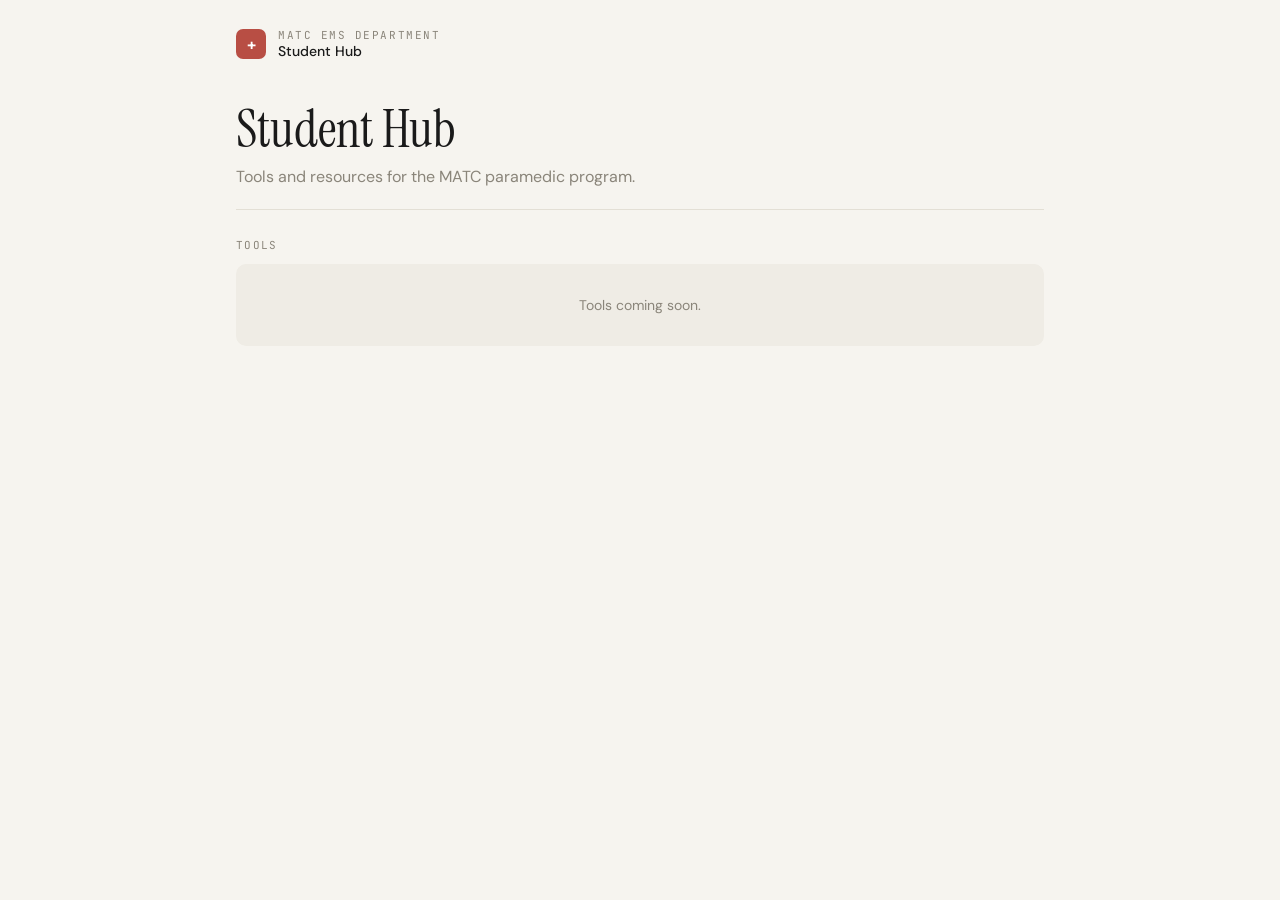
<file: index.html>
<!DOCTYPE html>
<html lang="en">
<head>
<meta charset="UTF-8" />
<meta name="viewport" content="width=device-width, initial-scale=1.0" />
<title>MATC EMS Department · Student Hub</title>
<link rel="preconnect" href="https://fonts.googleapis.com">
<link rel="preconnect" href="https://fonts.gstatic.com" crossorigin>
<link href="https://fonts.googleapis.com/css2?family=DM+Sans:wght@400;500;700&family=Instrument+Serif:ital@0;1&family=JetBrains+Mono:wght@400;500&display=swap" rel="stylesheet">
<link rel="stylesheet" href="shared/tokens.css">
<style>
  html, body {
    margin: 0; padding: 0;
    background: var(--bg); color: var(--ink);
    font-family: var(--font-sans);
  }
  body { min-height: 100vh; }
  .wrap { max-width: 880px; margin: 0 auto; padding: 28px 36px 48px; }

  .topbar { display: flex; align-items: center; gap: 12px; margin-bottom: 32px; }
  .badge {
    width: 30px; height: 30px; border-radius: 7px;
    background: var(--accent); color: #fff;
    display: inline-flex; align-items: center; justify-content: center;
    font-weight: 700; font-size: 16px;
  }
  .brand-kicker {
    font-size: 11px; font-family: var(--font-mono);
    text-transform: uppercase; letter-spacing: 0.14em; color: var(--ink-soft);
  }
  .brand-name { font-size: 14px; font-weight: 500; }

  .hero { padding: 12px 0 22px; border-bottom: 1px solid var(--line); margin-bottom: 28px; }
  .hero h1 {
    font-family: var(--font-serif); font-weight: 400;
    font-size: 52px; line-height: 1.0; margin: 0;
  }
  .hero p { font-size: 16px; color: var(--ink-soft); margin: 10px 0 0; }

  .section-label {
    font-size: 11px; font-family: var(--font-mono);
    text-transform: uppercase; letter-spacing: 0.12em; color: var(--ink-soft);
    margin-bottom: 12px;
  }
  .empty {
    background: var(--bg-sunk); border-radius: 10px;
    padding: 32px; text-align: center;
    font-size: 14px; color: var(--ink-soft);
  }
</style>
</head>
<body>
  <div class="wrap">
    <div class="topbar">
      <div class="badge">+</div>
      <div>
        <div class="brand-kicker">MATC EMS Department</div>
        <div class="brand-name">Student Hub</div>
      </div>
    </div>

    <div class="hero">
      <h1>Student Hub</h1>
      <p>Tools and resources for the MATC paramedic program.</p>
    </div>

    <div class="section-label">Tools</div>
    <div class="empty">Tools coming soon.</div>
  </div>
</body>
</html>
</file>
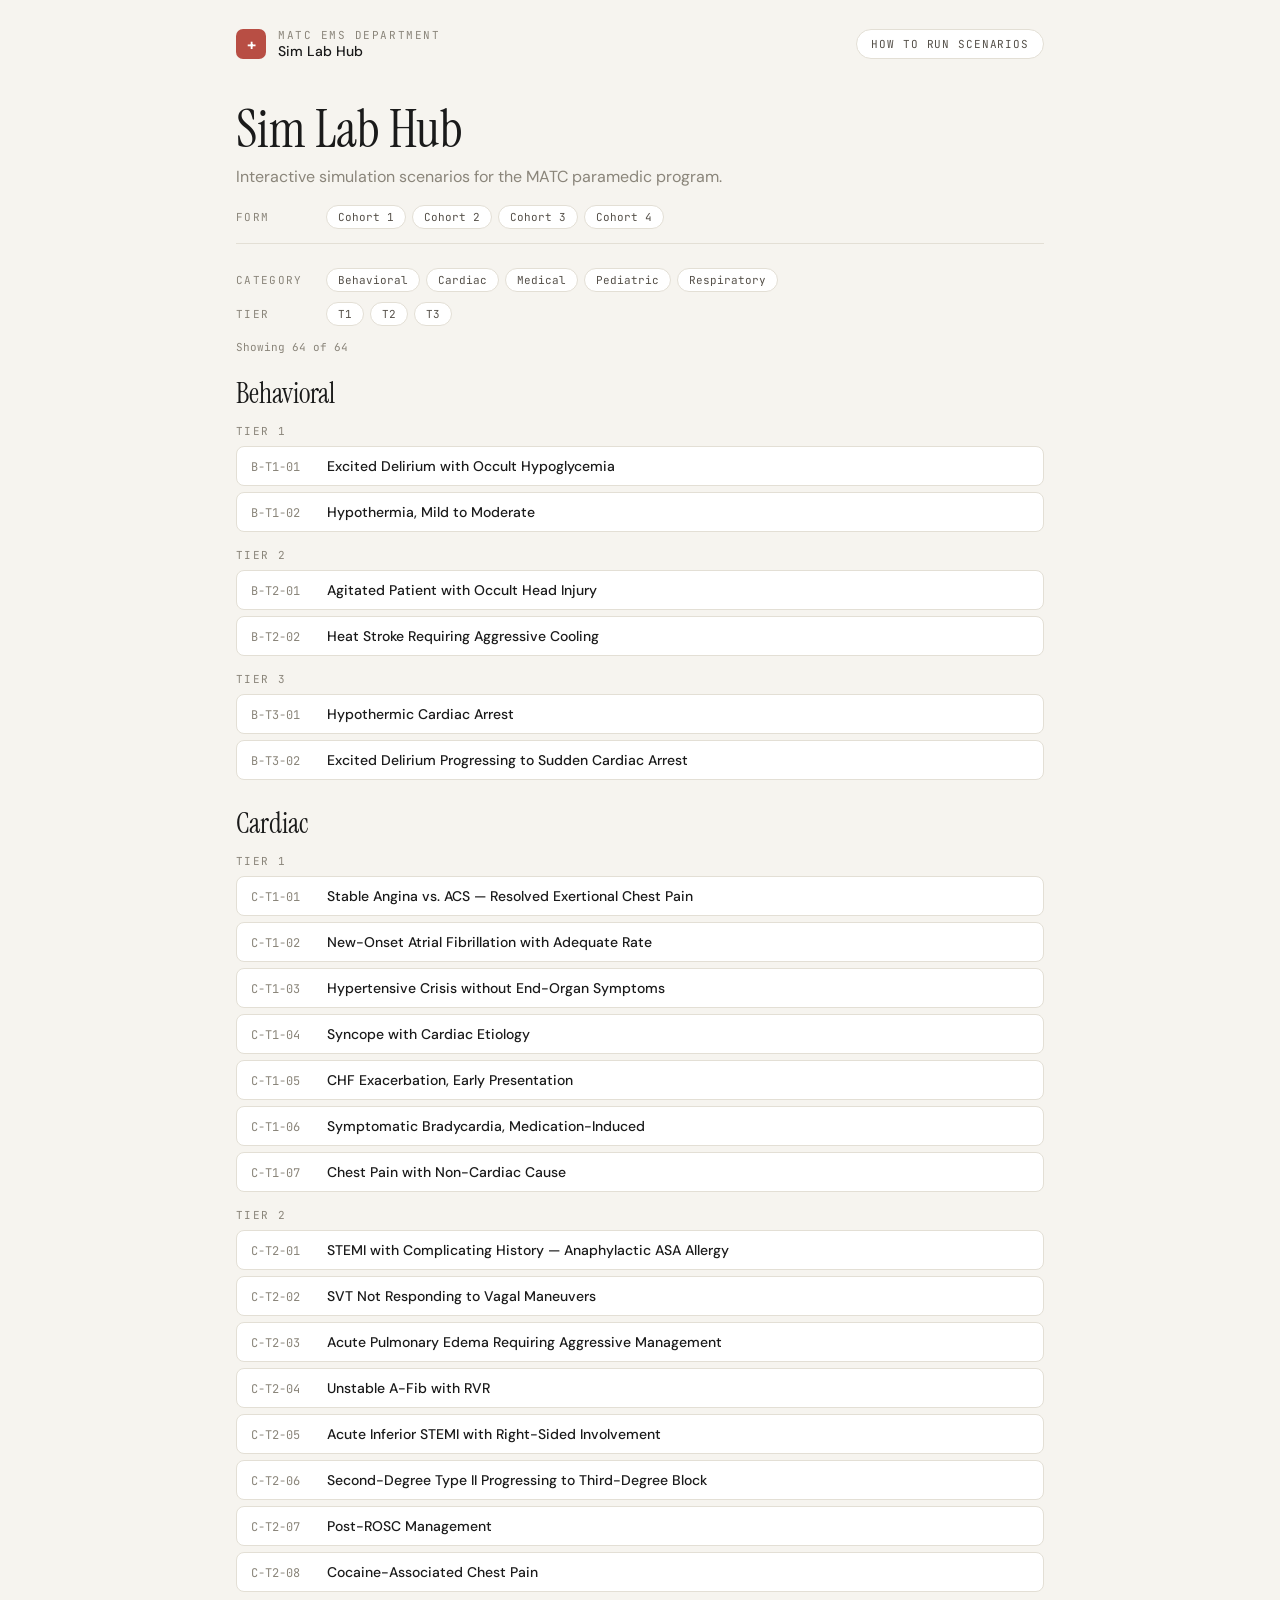
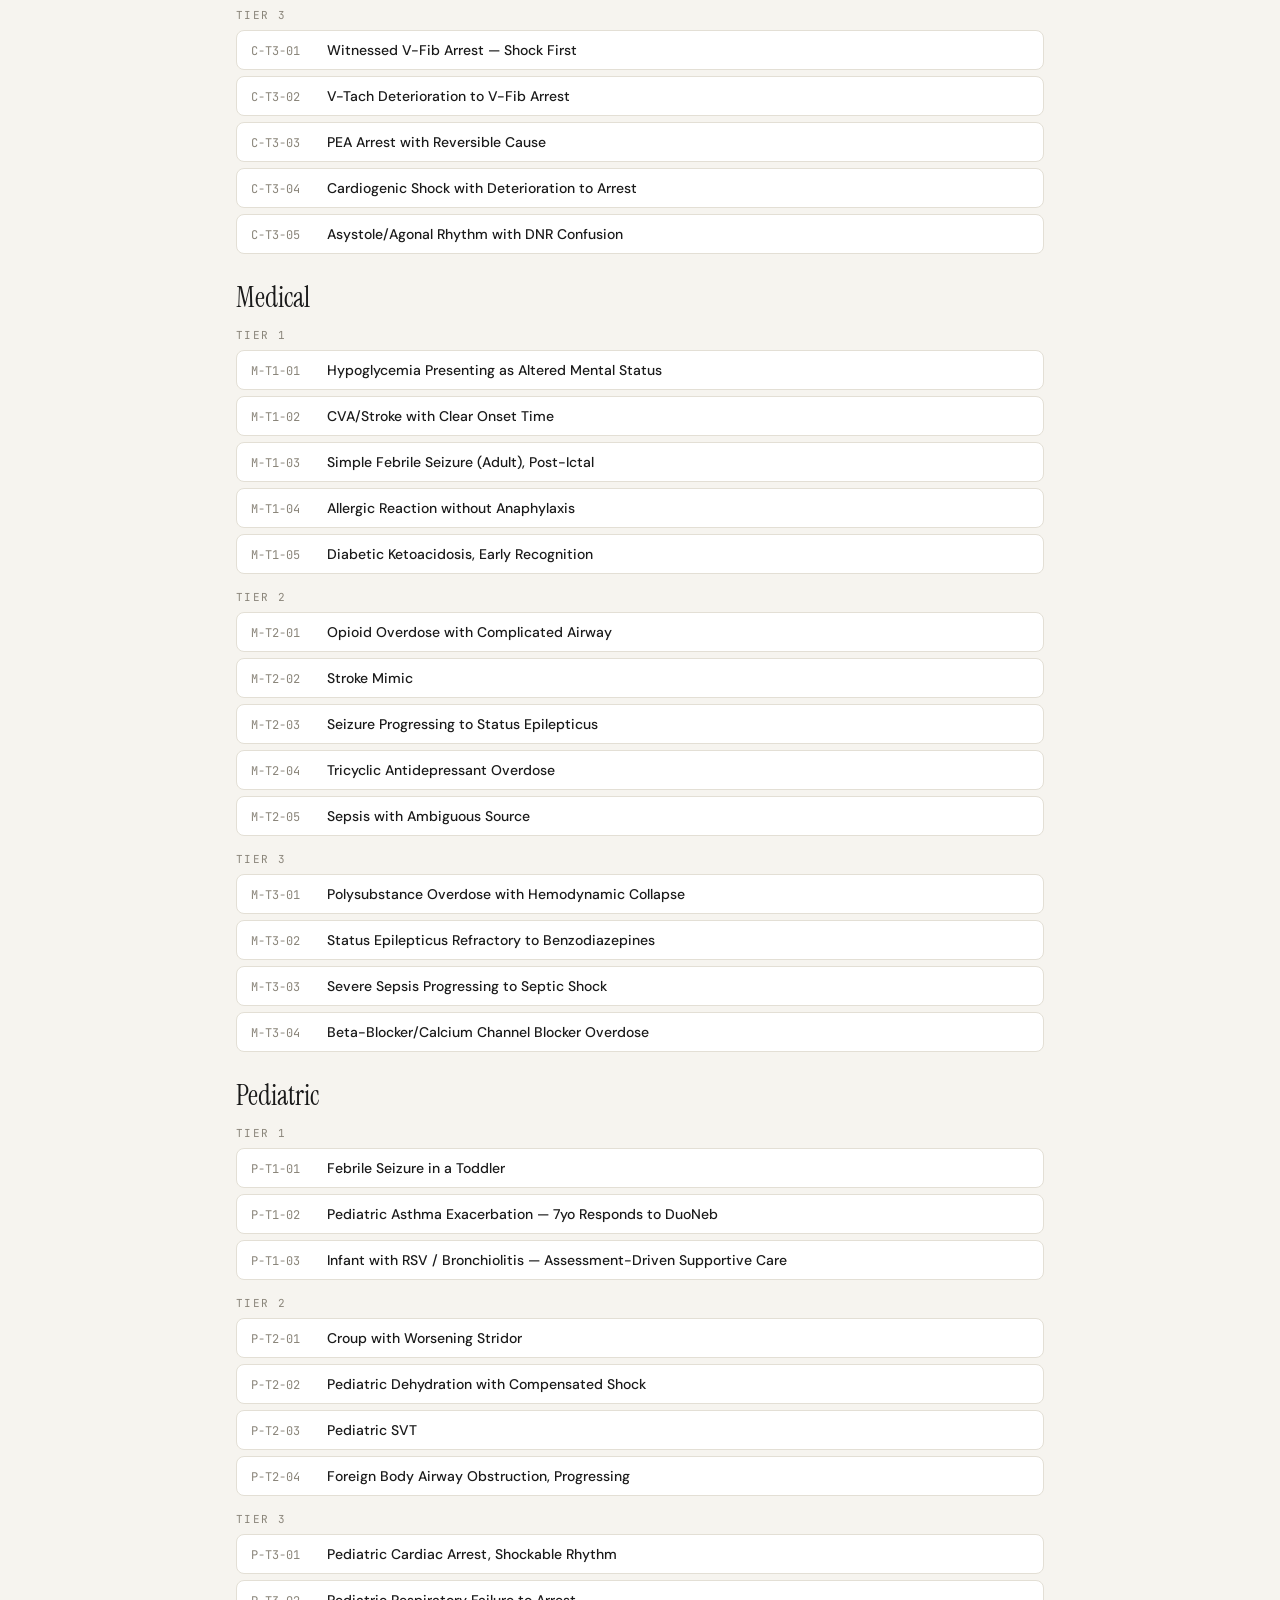
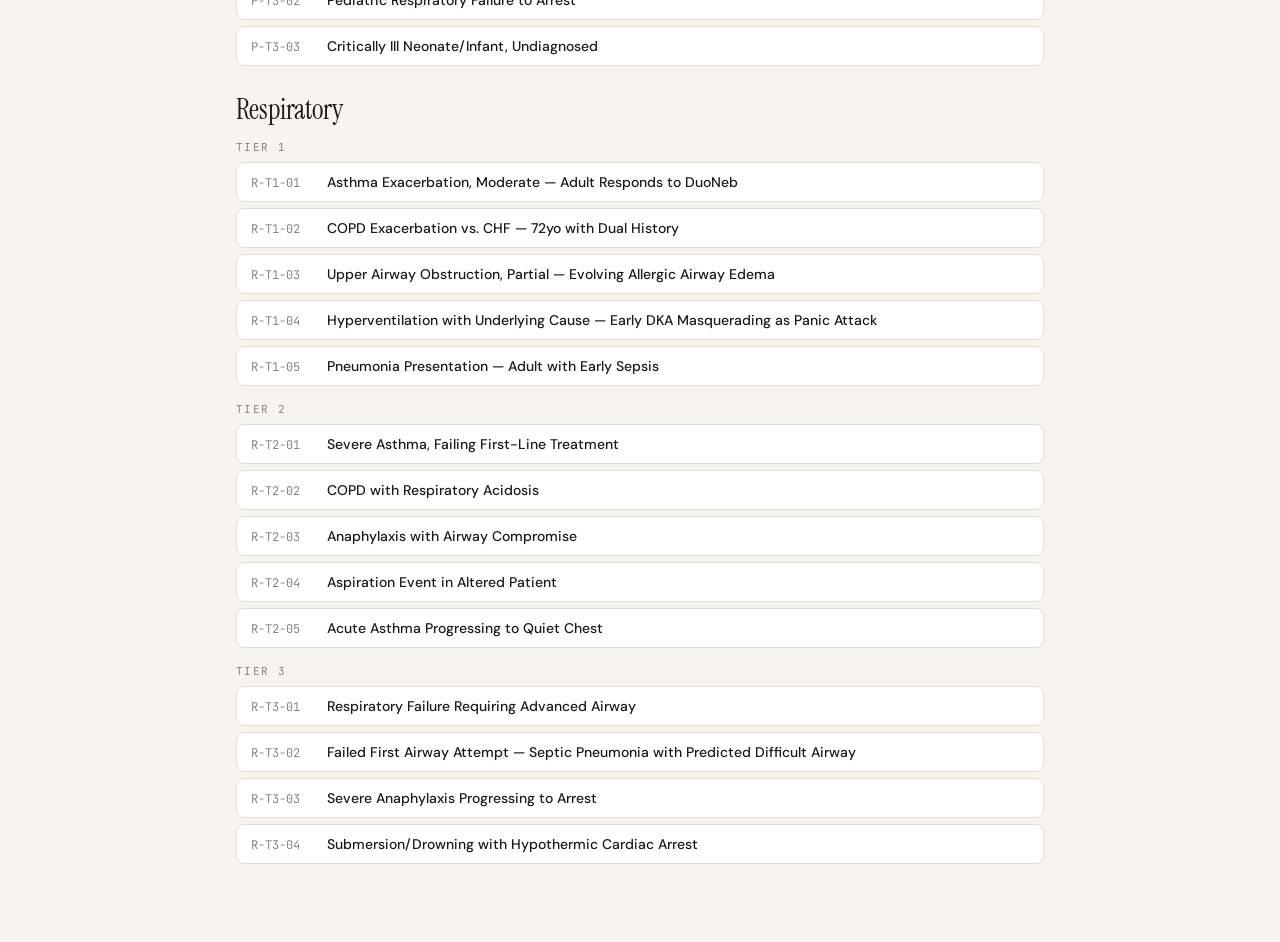
<file: sim-lab/index.html>
<!DOCTYPE html>
<html lang="en">
<head>
<meta charset="UTF-8" />
<meta name="viewport" content="width=device-width, initial-scale=1.0" />
<title>MATC EMS Department · Sim Lab Hub</title>
<link rel="preconnect" href="https://fonts.googleapis.com">
<link rel="preconnect" href="https://fonts.gstatic.com" crossorigin>
<link href="https://fonts.googleapis.com/css2?family=DM+Sans:wght@400;500;700&family=Instrument+Serif:ital@0;1&family=JetBrains+Mono:wght@400;500&display=swap" rel="stylesheet">
<link rel="stylesheet" href="/shared/tokens.css">
<style>
  html, body {
    margin: 0; padding: 0;
    background: var(--bg); color: var(--ink);
    font-family: var(--font-sans);
  }
  body { min-height: 100vh; }
  .wrap { max-width: 880px; margin: 0 auto; padding: 28px 36px 48px; }

  .topbar { display: flex; align-items: center; gap: 12px; margin-bottom: 32px; }
  .badge {
    width: 30px; height: 30px; border-radius: 7px;
    background: var(--accent); color: #fff;
    display: inline-flex; align-items: center; justify-content: center;
    font-weight: 700; font-size: 16px;
  }
  .brand-kicker {
    font-size: 11px; font-family: var(--font-mono);
    text-transform: uppercase; letter-spacing: 0.14em; color: var(--ink-soft);
  }
  .brand-name { font-size: 14px; font-weight: 500; }

  .help-btn {
    margin-left: auto;
    font-family: var(--font-mono); font-size: 11px;
    text-transform: uppercase; letter-spacing: 0.08em;
    padding: 7px 14px; border-radius: 999px;
    border: 1px solid var(--line); background: var(--bg-card);
    color: var(--ink-mid); cursor: pointer;
  }
  .help-btn:hover { border-color: var(--accent); color: var(--accent-deep); }

  .modal-overlay {
    position: fixed; inset: 0; z-index: 50;
    background: rgba(0, 0, 0, 0.4);
    display: none; align-items: center; justify-content: center;
    padding: 24px;
  }
  .modal-overlay.open { display: flex; }
  .modal {
    background: var(--bg-card); color: var(--ink);
    width: 100%; max-width: 560px; max-height: 80vh; overflow-y: auto;
    border: 1px solid var(--line); border-radius: 14px;
    padding: 26px 30px;
    box-shadow: 0 20px 60px rgba(0, 0, 0, 0.25);
  }
  .modal-head {
    display: flex; align-items: baseline; justify-content: space-between;
    gap: 16px; margin-bottom: 14px;
  }
  .modal-title {
    font-family: var(--font-serif); font-weight: 400;
    font-size: 28px; line-height: 1; margin: 0;
  }
  .modal-close {
    font-family: var(--font-sans); font-size: 22px; line-height: 1;
    background: none; border: none; padding: 2px 4px; cursor: pointer;
    color: var(--ink-soft);
  }
  .modal-close:hover { color: var(--ink); }
  .modal-body { font-size: 14px; line-height: 1.55; color: var(--ink-mid); }
  .modal-body h3 {
    font-family: var(--font-mono); font-size: 11px;
    text-transform: uppercase; letter-spacing: 0.12em;
    color: var(--ink-soft); margin: 22px 0 8px;
  }
  .modal-body h3:first-child { margin-top: 0; }
  .modal-body p { margin: 0 0 10px; }
  .modal-body ul, .modal-body ol { margin: 0 0 10px; padding-left: 20px; }
  .modal-body li { margin-bottom: 6px; }
  .modal-body strong { color: var(--ink); font-weight: 700; }
  .modal-body .note {
    background: var(--bg-sunk); border-radius: 8px;
    padding: 12px 14px; margin: 0 0 10px;
  }
  .modal-body .quickref {
    list-style: none; padding: 14px 16px; margin: 0 0 6px;
    background: var(--bg-sunk); border-radius: 10px;
  }
  .modal-body .quickref li {
    position: relative; padding-left: 20px; margin-bottom: 8px;
  }
  .modal-body .quickref li:last-child { margin-bottom: 0; }
  .modal-body .quickref li::before {
    content: "→"; position: absolute; left: 0;
    color: var(--accent); font-weight: 700;
  }

  .hero { padding: 12px 0 14px; border-bottom: 1px solid var(--line); margin-bottom: 24px; }
  .hero h1 {
    font-family: var(--font-serif); font-weight: 400;
    font-size: 52px; line-height: 1.0; margin: 0;
  }
  .hero p { font-size: 16px; color: var(--ink-soft); margin: 10px 0 0; }

  .filterbar { margin-bottom: 26px; }
  .filter-row { display: flex; align-items: baseline; gap: 14px; margin-bottom: 10px; }
  .filter-label {
    font-size: 11px; font-family: var(--font-mono);
    text-transform: uppercase; letter-spacing: 0.12em; color: var(--ink-soft);
    min-width: 76px;
  }
  .chips { display: flex; flex-wrap: wrap; gap: 6px; }
  .chip {
    font-family: var(--font-mono); font-size: 11px;
    padding: 4px 11px; border-radius: 999px;
    border: 1px solid var(--line); background: var(--bg-card);
    color: var(--ink-mid); cursor: pointer;
  }
  .chip:hover { border-color: var(--accent); }
  .chip.active {
    background: var(--accent); border-color: var(--accent); color: #fff;
  }
  .filter-status {
    font-size: 11px; font-family: var(--font-mono);
    color: var(--ink-soft); margin-top: 14px;
  }
  .clear-btn {
    font: inherit; color: var(--accent-deep);
    background: none; border: none; padding: 0; cursor: pointer;
  }
  .clear-btn::before { content: "·"; margin: 0 6px; color: var(--ink-soft); }
  .clear-btn:hover { text-decoration: underline; }

  .hero-forms { margin-top: 18px; margin-bottom: 0; }
  .form-link { display: inline-block; text-decoration: none; }

  .category { margin-bottom: 30px; }
  .category-label {
    font-family: var(--font-serif); font-size: 28px; line-height: 1; margin-bottom: 12px;
  }
  .tier-label {
    font-size: 11px; font-family: var(--font-mono);
    text-transform: uppercase; letter-spacing: 0.12em; color: var(--ink-soft);
    margin: 16px 0 8px;
  }
  .scenario {
    display: flex; align-items: baseline; gap: 12px;
    padding: 10px 14px; margin-bottom: 6px;
    border: 1px solid var(--line); border-radius: 8px;
    background: var(--bg-card);
    text-decoration: none; color: var(--ink);
  }
  .scenario:hover { border-color: var(--accent); }
  .scenario-code {
    font-family: var(--font-mono); font-size: 12px;
    color: var(--ink-soft); min-width: 64px;
  }
  .scenario-name { font-size: 14px; font-weight: 500; }
  .empty {
    background: var(--bg-sunk); border-radius: 10px;
    padding: 32px; text-align: center; font-size: 14px; color: var(--ink-soft);
  }
</style>
</head>
<body>
  <div class="wrap">
    <div class="topbar">
      <div class="badge">+</div>
      <div>
        <div class="brand-kicker">MATC EMS Department</div>
        <div class="brand-name">Sim Lab Hub</div>
      </div>
      <button type="button" class="help-btn" id="help-btn" aria-haspopup="dialog">How to run scenarios</button>
    </div>

    <div class="hero">
      <h1>Sim Lab Hub</h1>
      <p>Interactive simulation scenarios for the MATC paramedic program.</p>
      <div class="filter-row hero-forms">
        <div class="filter-label">Form</div>
        <div class="chips">
          <a class="chip form-link" href="https://docs.google.com/forms/d/e/1FAIpQLSdobtt6b1v2QQShIs9ddjc_eV-aW8HBTgSAfNMSDO7s99AlnA/viewform?usp=header" target="_blank" rel="noopener">Cohort 1</a>
          <a class="chip form-link" href="https://docs.google.com/forms/d/e/1FAIpQLSe1N66MtLsQTdnwyrSol1aa-RduHDzrQJM-gJeXp-bsWiXf9Q/viewform?usp=header" target="_blank" rel="noopener">Cohort 2</a>
          <a class="chip form-link" href="https://docs.google.com/forms/d/e/1FAIpQLScBnMaCRsEmpYolDuF0jmJjFUtj3loPrNEI_IFpGOAiB7RTJA/viewform?usp=header" target="_blank" rel="noopener">Cohort 3</a>
          <a class="chip form-link" href="https://docs.google.com/forms/d/e/1FAIpQLSdxdt3isqcYXL9-k93ZcgJd810YkZgy74fQNaADyg_rHgSGPg/viewform?usp=header" target="_blank" rel="noopener">Cohort 4</a>
        </div>
      </div>
    </div>

    <div class="filterbar">
      <div class="filter-row">
        <div class="filter-label">Category</div>
        <div class="chips" id="category-chips"></div>
      </div>
      <div class="filter-row">
        <div class="filter-label">Tier</div>
        <div class="chips" id="tier-chips"></div>
      </div>
      <div class="filter-status" aria-live="polite">
        <span id="result-count"></span><button type="button" class="clear-btn" id="clear-filters" hidden>Clear</button>
      </div>
    </div>

    <div id="scenario-list"></div>
  </div>

  <div class="modal-overlay" id="help-modal" role="dialog" aria-modal="true" aria-labelledby="help-modal-title">
    <div class="modal">
      <div class="modal-head">
        <h2 class="modal-title" id="help-modal-title">How to run scenarios</h2>
        <button type="button" class="modal-close" id="help-close" aria-label="Close">&times;</button>
      </div>
      <div class="modal-body">
        <ul class="quickref">
          <li>Check each student's history on the <strong>Sim Lab Tracker</strong> tab before the day.</li>
          <li>Progression per student: <strong>2&times; Tier 1 &rarr; 2&times; Tier 2 &rarr; alternate Tier 3 / Tier 2</strong>.</li>
          <li>Aim for <strong>~50% Tier 2</strong>, the rest split across Tier 1 and Tier 3.</li>
          <li>Submit a <strong>form for every scenario</strong> &mdash; it auto-updates the tracker.</li>
        </ul>

        <h3>Before the day</h3>
        <p>
          Prep from the cohort's <strong>clinical schedule sheet</strong> — open the
          <strong>Sim Lab Tracker</strong> tab (the last tab). For each student it shows:
        </p>
        <ul>
          <li>How many scenarios they've <strong>led</strong></li>
          <li>The <strong>categories</strong> they've led</li>
          <li>The <strong>tiers</strong> (difficulty) they've led</li>
          <li>The scenario <strong>codes they've led</strong></li>
          <li>The scenario codes they've <strong>seen overall</strong> — led <em>and</em> been a team member on</li>
        </ul>

        <h3>The three tiers</h3>
        <ul>
          <li>
            <strong>Tier 1 — Foundations.</strong> Simpler scenarios. The focus is a
            solid assessment with good flow.
          </li>
          <li>
            <strong>Tier 2 — Critical thinking.</strong> More complex, with a few
            possible pathways. Still built on a good assessment, but adds choosing the
            right interventions and thinking critically.
          </li>
          <li>
            <strong>Tier 3 — High acuity, low frequency.</strong> Cardiac arrest, cric,
            major trauma, and the like. Students need a strong XABC's to catch life
            threats, the right skills at the right time, and good team leadership —
            staying organized and delegating when appropriate.
          </li>
        </ul>

        <h3>How each student should progress</h3>
        <p>Each <strong>individual student</strong> (not the group) should move through the tiers in this order:</p>
        <ol>
          <li>Two <strong>Tier 1</strong> scenarios</li>
          <li>Two <strong>Tier 2</strong> scenarios</li>
          <li>Then alternate the rest: one <strong>Tier 3</strong>, one <strong>Tier 2</strong>, and so on</li>
        </ol>
        <p class="note">
          <strong>Target mix by the end:</strong> about <strong>50%</strong> of the
          scenarios a student led should be <strong>Tier 2</strong>, with the other half
          split between Tier 1 and Tier 3 — not mostly in either one. Use the tracker
          sheet to pick scenarios that hold this ratio.
        </p>

        <h3>Categories</h3>
        <p>
          Each student's categories are tracked too. Duplicates are fine, but the spread
          helps you see what kinds of calls a student has had — try to diversify them.
        </p>

        <h3>Fill out a form for every scenario</h3>
        <p>
          Submit a form (the <strong>Cohort</strong> links at the top of this page) for
          <strong>each scenario</strong> run. It records who <strong>led</strong> and who
          was on the <strong>team</strong>, and submitting it automatically updates that
          cohort's <strong>Sim Lab Tracker</strong> — no manual entry needed.
        </p>
        <p>
          Each form also has a few <strong>performance rubric</strong> sections to note how
          the student did. These are <strong>optional</strong>, but filling them in helps
          other instructors see where a student's strengths and weaknesses lie.
        </p>
      </div>
    </div>
  </div>

  <script>
    (function () {
      var btn = document.getElementById("help-btn");
      var modal = document.getElementById("help-modal");
      var closeBtn = document.getElementById("help-close");

      function openModal() { modal.classList.add("open"); }
      function closeModal() { modal.classList.remove("open"); }

      btn.addEventListener("click", openModal);
      closeBtn.addEventListener("click", closeModal);
      modal.addEventListener("click", function (e) {
        if (e.target === modal) closeModal();
      });
      document.addEventListener("keydown", function (e) {
        if (e.key === "Escape") closeModal();
      });
    })();
  </script>

  <script src="/sim-lab/scenarios.js"></script>
  <script>
    (function () {
      var TIER_ORDER = ["T1", "T2", "T3"];
      var scenarios = window.SIM_LAB_SCENARIOS || [];

      var listRoot = document.getElementById("scenario-list");
      var countEl = document.getElementById("result-count");
      var clearBtn = document.getElementById("clear-filters");
      var categoryChipsEl = document.getElementById("category-chips");
      var tierChipsEl = document.getElementById("tier-chips");

      var selectedCategories = new Set();
      var selectedTiers = new Set();

      // Distinct categories (in data order) and tiers (ordered T1..T3).
      var categories = [];
      var tiers = [];
      scenarios.forEach(function (s) {
        if (categories.indexOf(s.category) === -1) categories.push(s.category);
        if (tiers.indexOf(s.tier) === -1) tiers.push(s.tier);
      });
      tiers.sort(function (a, b) {
        return TIER_ORDER.indexOf(a) - TIER_ORDER.indexOf(b);
      });

      function makeChip(value, selectedSet, chipsEl) {
        var chip = document.createElement("button");
        chip.type = "button";
        chip.className = "chip";
        chip.textContent = value;
        chip.setAttribute("aria-pressed", "false");
        chip.addEventListener("click", function () {
          if (selectedSet.has(value)) {
            selectedSet.delete(value);
            chip.classList.remove("active");
            chip.setAttribute("aria-pressed", "false");
          } else {
            selectedSet.add(value);
            chip.classList.add("active");
            chip.setAttribute("aria-pressed", "true");
          }
          render();
        });
        chipsEl.appendChild(chip);
      }

      function matchesFilter(s) {
        var catOk = selectedCategories.size === 0 || selectedCategories.has(s.category);
        var tierOk = selectedTiers.size === 0 || selectedTiers.has(s.tier);
        return catOk && tierOk;
      }

      function appendEmpty(message) {
        var empty = document.createElement("div");
        empty.className = "empty";
        empty.textContent = message;
        listRoot.appendChild(empty);
      }

      function renderScenario(s) {
        var a = document.createElement("a");
        a.className = "scenario";
        a.href = s.url;
        a.target = "_blank";
        a.rel = "noopener";

        var code = document.createElement("span");
        code.className = "scenario-code";
        code.textContent = s.code;
        a.appendChild(code);

        var name = document.createElement("span");
        name.className = "scenario-name";
        name.textContent = s.name;
        a.appendChild(name);

        return a;
      }

      function render() {
        var filtered = scenarios.filter(matchesFilter);

        countEl.textContent =
          "Showing " + filtered.length + " of " + scenarios.length;
        clearBtn.hidden =
          selectedCategories.size === 0 && selectedTiers.size === 0;

        listRoot.textContent = "";

        if (scenarios.length === 0) {
          appendEmpty("No scenarios available.");
          return;
        }
        if (filtered.length === 0) {
          appendEmpty("No scenarios match these filters.");
          return;
        }

        // Group the filtered scenarios by category (data order), then tier.
        var byCategory = {};
        var orderedCategories = [];
        filtered.forEach(function (s) {
          if (!byCategory[s.category]) {
            byCategory[s.category] = [];
            orderedCategories.push(s.category);
          }
          byCategory[s.category].push(s);
        });

        orderedCategories.forEach(function (cat) {
          var section = document.createElement("div");
          section.className = "category";

          var label = document.createElement("div");
          label.className = "category-label";
          label.textContent = cat;
          section.appendChild(label);

          TIER_ORDER.forEach(function (tier) {
            var inTier = byCategory[cat].filter(function (s) {
              return s.tier === tier;
            });
            if (inTier.length === 0) return;

            var tierLabel = document.createElement("div");
            tierLabel.className = "tier-label";
            tierLabel.textContent = "Tier " + tier.slice(1);
            section.appendChild(tierLabel);

            inTier.forEach(function (s) {
              section.appendChild(renderScenario(s));
            });
          });

          listRoot.appendChild(section);
        });
      }

      clearBtn.addEventListener("click", function () {
        selectedCategories.clear();
        selectedTiers.clear();
        var chips = document.querySelectorAll(".chip");
        for (var i = 0; i < chips.length; i++) {
          chips[i].classList.remove("active");
          chips[i].setAttribute("aria-pressed", "false");
        }
        render();
      });

      categories.forEach(function (c) {
        makeChip(c, selectedCategories, categoryChipsEl);
      });
      tiers.forEach(function (t) {
        makeChip(t, selectedTiers, tierChipsEl);
      });

      render();
    })();
  </script>
</body>
</html>
</file>
<file: shared/tokens.css>
/* Shared design tokens — paramedic instructor homepage */
:root {
  /* Typography */
  --font-sans: "DM Sans", -apple-system, BlinkMacSystemFont, "Segoe UI", sans-serif;
  --font-serif: "Instrument Serif", "Iowan Old Style", Georgia, serif;
  --font-mono: "JetBrains Mono", ui-monospace, "SF Mono", Menlo, monospace;

  /* Warm neutral palette */
  --bg:         #f6f4ef;
  --bg-card:   #ffffff;
  --bg-sunk:   #efece5;
  --line:      #e3dfd5;
  --line-soft: #ece8dd;
  --ink:       #1a1a1a;
  --ink-mid:   #555049;
  --ink-soft:  #8a857a;

  /* Brand accents (low chroma, harmonized) */
  --accent:        oklch(0.56 0.14 28);   /* terracotta */
  --accent-soft:   oklch(0.93 0.04 28);
  --accent-deep:   oklch(0.40 0.13 28);

  /* Activity-type colors (varied hue, similar lightness/chroma) */
  --scn-fg: oklch(0.45 0.14 28);   --scn-bg: oklch(0.95 0.04 28);   /* terracotta */
  --lec-fg: oklch(0.45 0.10 245);  --lec-bg: oklch(0.95 0.03 245);  /* blue */
  --skl-fg: oklch(0.45 0.10 150);  --skl-bg: oklch(0.95 0.03 150);  /* green */
  --cln-fg: oklch(0.45 0.10 290);  --cln-bg: oklch(0.95 0.03 290);  /* violet */
  --exm-fg: oklch(0.45 0.12 60);   --exm-bg: oklch(0.95 0.04 60);   /* amber */
  --off-fg: oklch(0.55 0.00 0);    --off-bg: oklch(0.95 0.00 0);    /* neutral */

  /* Cohort tones (used as left rails / chips) */
  --c1: oklch(0.65 0.14 60);   /* amber */
  --c2: oklch(0.55 0.14 245);  /* blue */
  --c3: oklch(0.55 0.13 150);  /* green */
  --c4: oklch(0.55 0.14 295);  /* violet */
}

* { box-sizing: border-box; }
.font-serif { font-family: var(--font-serif); font-weight: 400; }
.font-mono  { font-family: var(--font-mono); }

/* Activity pills */
.pill {
  display: inline-flex; align-items: center; gap: 6px;
  padding: 3px 8px; border-radius: 999px;
  font-size: 11px; font-weight: 500; letter-spacing: 0.02em;
  font-family: var(--font-mono);
  white-space: nowrap;
}
.pill.scenario { color: var(--scn-fg); background: var(--scn-bg); }
.pill.lecture  { color: var(--lec-fg); background: var(--lec-bg); }
.pill.skills   { color: var(--skl-fg); background: var(--skl-bg); }
.pill.clinical { color: var(--cln-fg); background: var(--cln-bg); }
.pill.exam     { color: var(--exm-fg); background: var(--exm-bg); }
.pill.off      { color: var(--off-fg); background: var(--off-bg); }

.dot { display: inline-block; width: 8px; height: 8px; border-radius: 999px; }
.dot.c1 { background: var(--c1); }
.dot.c2 { background: var(--c2); }
.dot.c3 { background: var(--c3); }
.dot.c4 { background: var(--c4); }

.rail-c1 { box-shadow: inset 4px 0 0 var(--c1); }
.rail-c2 { box-shadow: inset 4px 0 0 var(--c2); }
.rail-c3 { box-shadow: inset 4px 0 0 var(--c3); }
.rail-c4 { box-shadow: inset 4px 0 0 var(--c4); }

.scenario-link {
  display: inline-flex; align-items: center; gap: 4px;
  color: var(--accent-deep); text-decoration: none;
  font-weight: 500;
  border-bottom: 1px dotted currentColor;
}
.scenario-link:hover { color: var(--accent); }
.scenario-link::after { content: "↗"; font-size: 0.85em; opacity: 0.7; }
</file>
